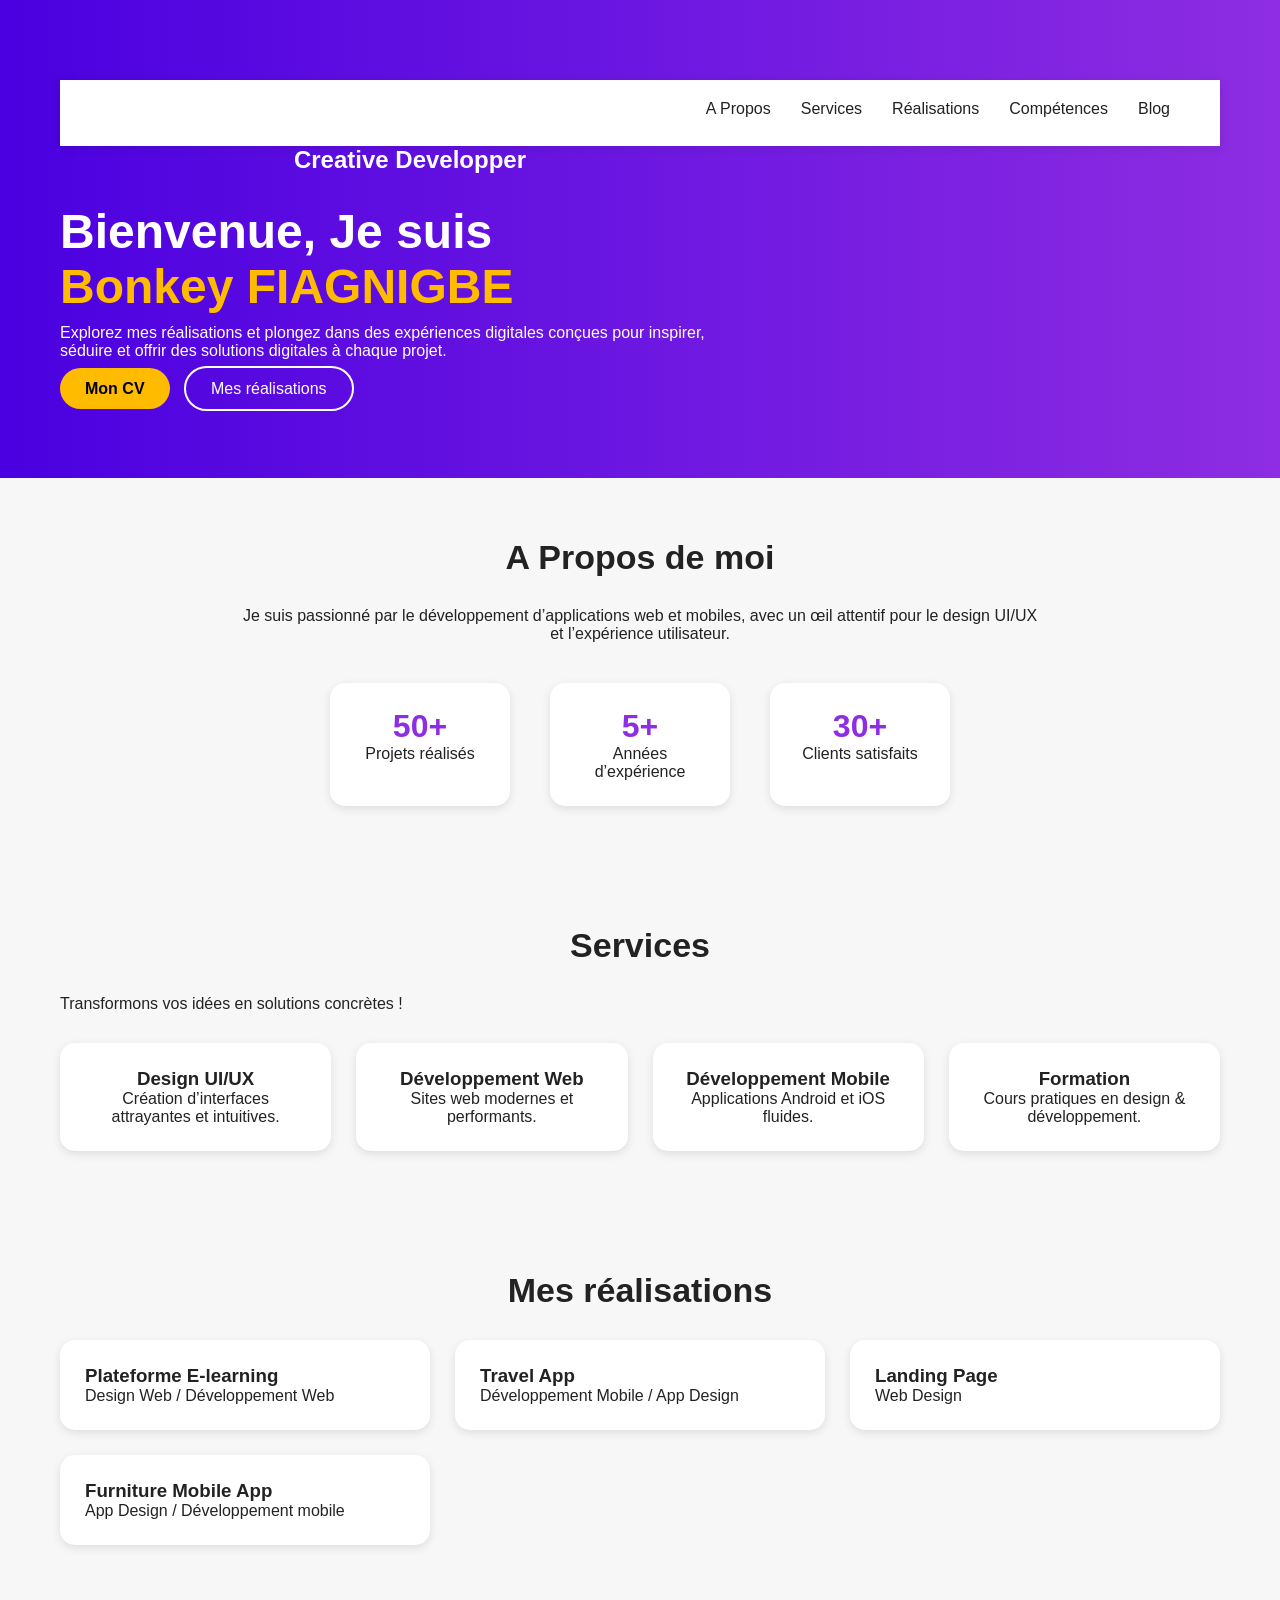
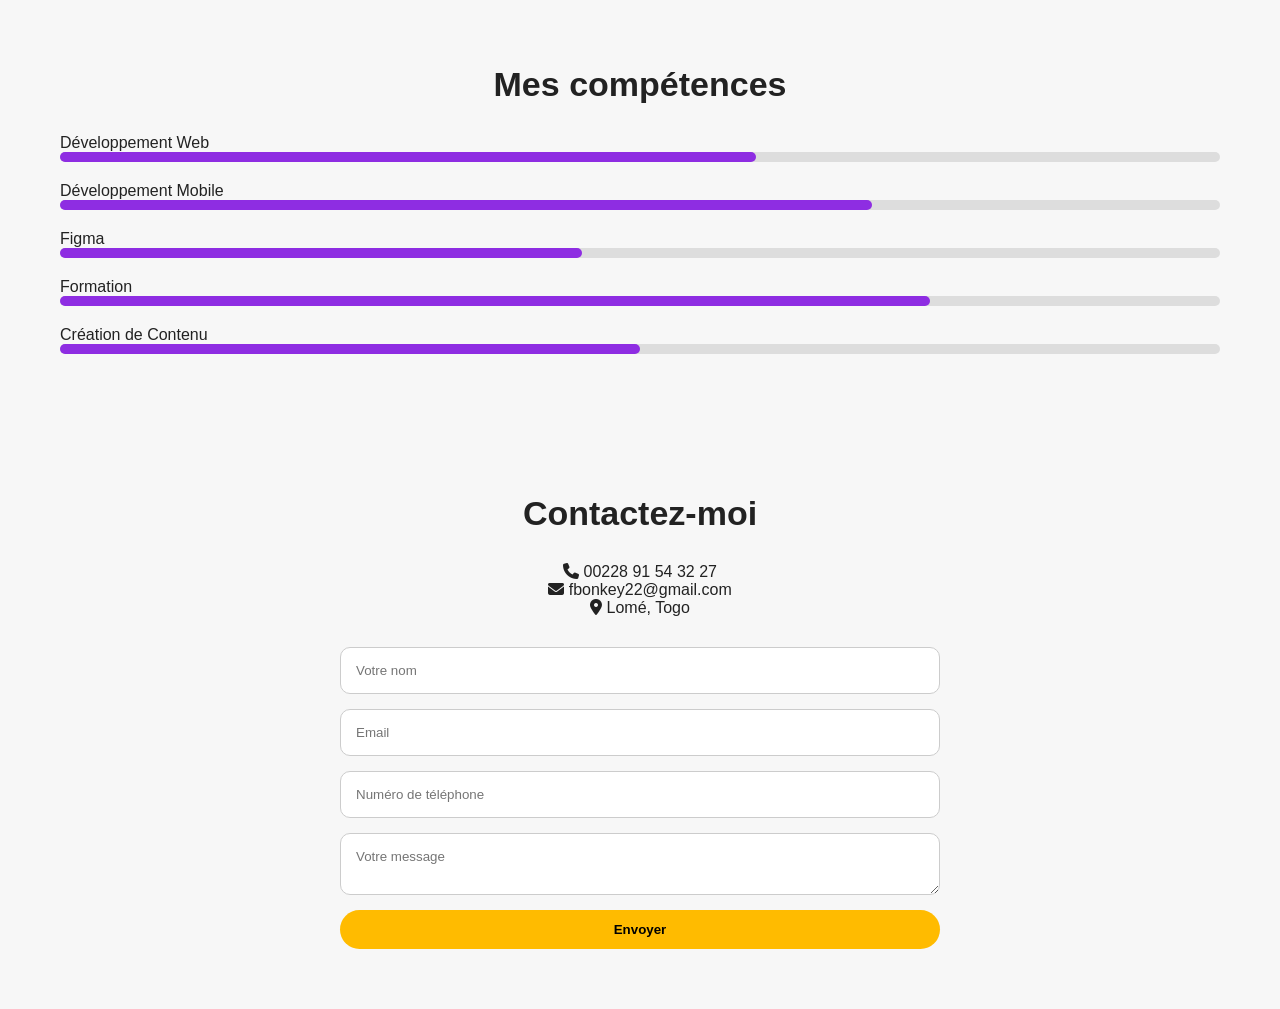
<file: index.html>
<!DOCTYPE html>
<html lang="fr">
<head>
    <meta charset="UTF-8">
    <meta name="viewport" content="width=device-width, initial-scale=1.0">
    <title>CV Portfolio</title>
    <link rel="stylesheet" href="css/style.css">
    <!-- Icônes -->
    <link rel="stylesheet" href="https://cdnjs.cloudflare.com/ajax/libs/font-awesome/6.5.0/css/all.min.css">
</head>

<body>

    <!-- HEADER -->
    <header>
        <div class="navbar">
            <div class="logo">BK Creative</div>
            <ul class="menu">
                <li><a href="#">A Propos</a></li>
                <li><a href="#">Services</a></li>
                <li><a href="#">Réalisations</a></li>
                <li><a href="#">Compétences</a></li>
                <li><a href="#">Blog</a></li>
            </ul>
        </div>

        <div class="hero">
            <h2>Creative Developper</h2>
            <h1>Bienvenue, Je suis<br><span>Bonkey FIAGNIGBE</span></h1>
            <p>
                Explorez mes réalisations et plongez dans des expériences digitales conçues pour inspirer,
                séduire et offrir des solutions digitales à chaque projet.
            </p>

            <div class="hero-buttons">
                <a href="#" class="btn">Mon CV</a>
                <a href="#" class="btn2">Mes réalisations</a>
            </div>
        </div>
    </header>

    <!-- A PROPOS -->
    <section class="about">
        <h2>A Propos de moi</h2>
        <p>
            Je suis passionné par le développement d’applications web et mobiles, avec un œil attentif
            pour le design UI/UX et l’expérience utilisateur.
        </p>

        <div class="stats">
            <div class="card"><span>50+</span><p>Projets réalisés</p></div>
            <div class="card"><span>5+</span><p>Années d’expérience</p></div>
            <div class="card"><span>30+</span><p>Clients satisfaits</p></div>
        </div>
    </section>

    <!-- SERVICES -->
    <section class="services">
        <h2>Services</h2>
        <p>Transformons vos idées en solutions concrètes !</p>

        <div class="service-grid">
            <div class="service-card">
                <h3>Design UI/UX</h3>
                <p>Création d’interfaces attrayantes et intuitives.</p>
            </div>

            <div class="service-card">
                <h3>Développement Web</h3>
                <p>Sites web modernes et performants.</p>
            </div>

            <div class="service-card">
                <h3>Développement Mobile</h3>
                <p>Applications Android et iOS fluides.</p>
            </div>

            <div class="service-card">
                <h3>Formation</h3>
                <p>Cours pratiques en design & développement.</p>
            </div>
        </div>
    </section>

    <!-- RÉALISATIONS -->
    <section class="projects">
        <h2>Mes réalisations</h2>

        <div class="project-grid">
            <div class="project-card">
                <h3>Plateforme E-learning</h3>
                <p>Design Web / Développement Web</p>
            </div>

            <div class="project-card">
                <h3>Travel App</h3>
                <p>Développement Mobile / App Design</p>
            </div>

            <div class="project-card">
                <h3>Landing Page</h3>
                <p>Web Design</p>
            </div>

            <div class="project-card">
                <h3>Furniture Mobile App</h3>
                <p>App Design / Développement mobile</p>
            </div>
        </div>
    </section>

    <!-- COMPÉTENCES -->
    <section class="skills">
        <h2>Mes compétences</h2>

        <div class="skill">
            <p>Développement Web</p>
            <div class="bar"><span style="width:60%"></span></div>
        </div>

        <div class="skill">
            <p>Développement Mobile</p>
            <div class="bar"><span style="width:70%"></span></div>
        </div>

        <div class="skill">
            <p>Figma</p>
            <div class="bar"><span style="width:45%"></span></div>
        </div>

        <div class="skill">
            <p>Formation</p>
            <div class="bar"><span style="width:75%"></span></div>
        </div>

        <div class="skill">
            <p>Création de Contenu</p>
            <div class="bar"><span style="width:50%"></span></div>
        </div>
    </section>

    <!-- CONTACT -->
    <section class="contact">
        <h2>Contactez-moi</h2>

        <div class="contact-details">
            <p><i class="fa fa-phone"></i> 00228 91 54 32 27</p>
            <p><i class="fa fa-envelope"></i> fbonkey22@gmail.com</p>
            <p><i class="fa fa-location-dot"></i> Lomé, Togo</p>
        </div>

        <form class="contact-form">
            <input type="text" placeholder="Votre nom">
            <input type="email" placeholder="Email">
            <input type="text" placeholder="Numéro de téléphone">
            <textarea placeholder="Votre message"></textarea>
            <button class="btn">Envoyer</button>
        </form>
    </section>

</body>
</html>
</file>
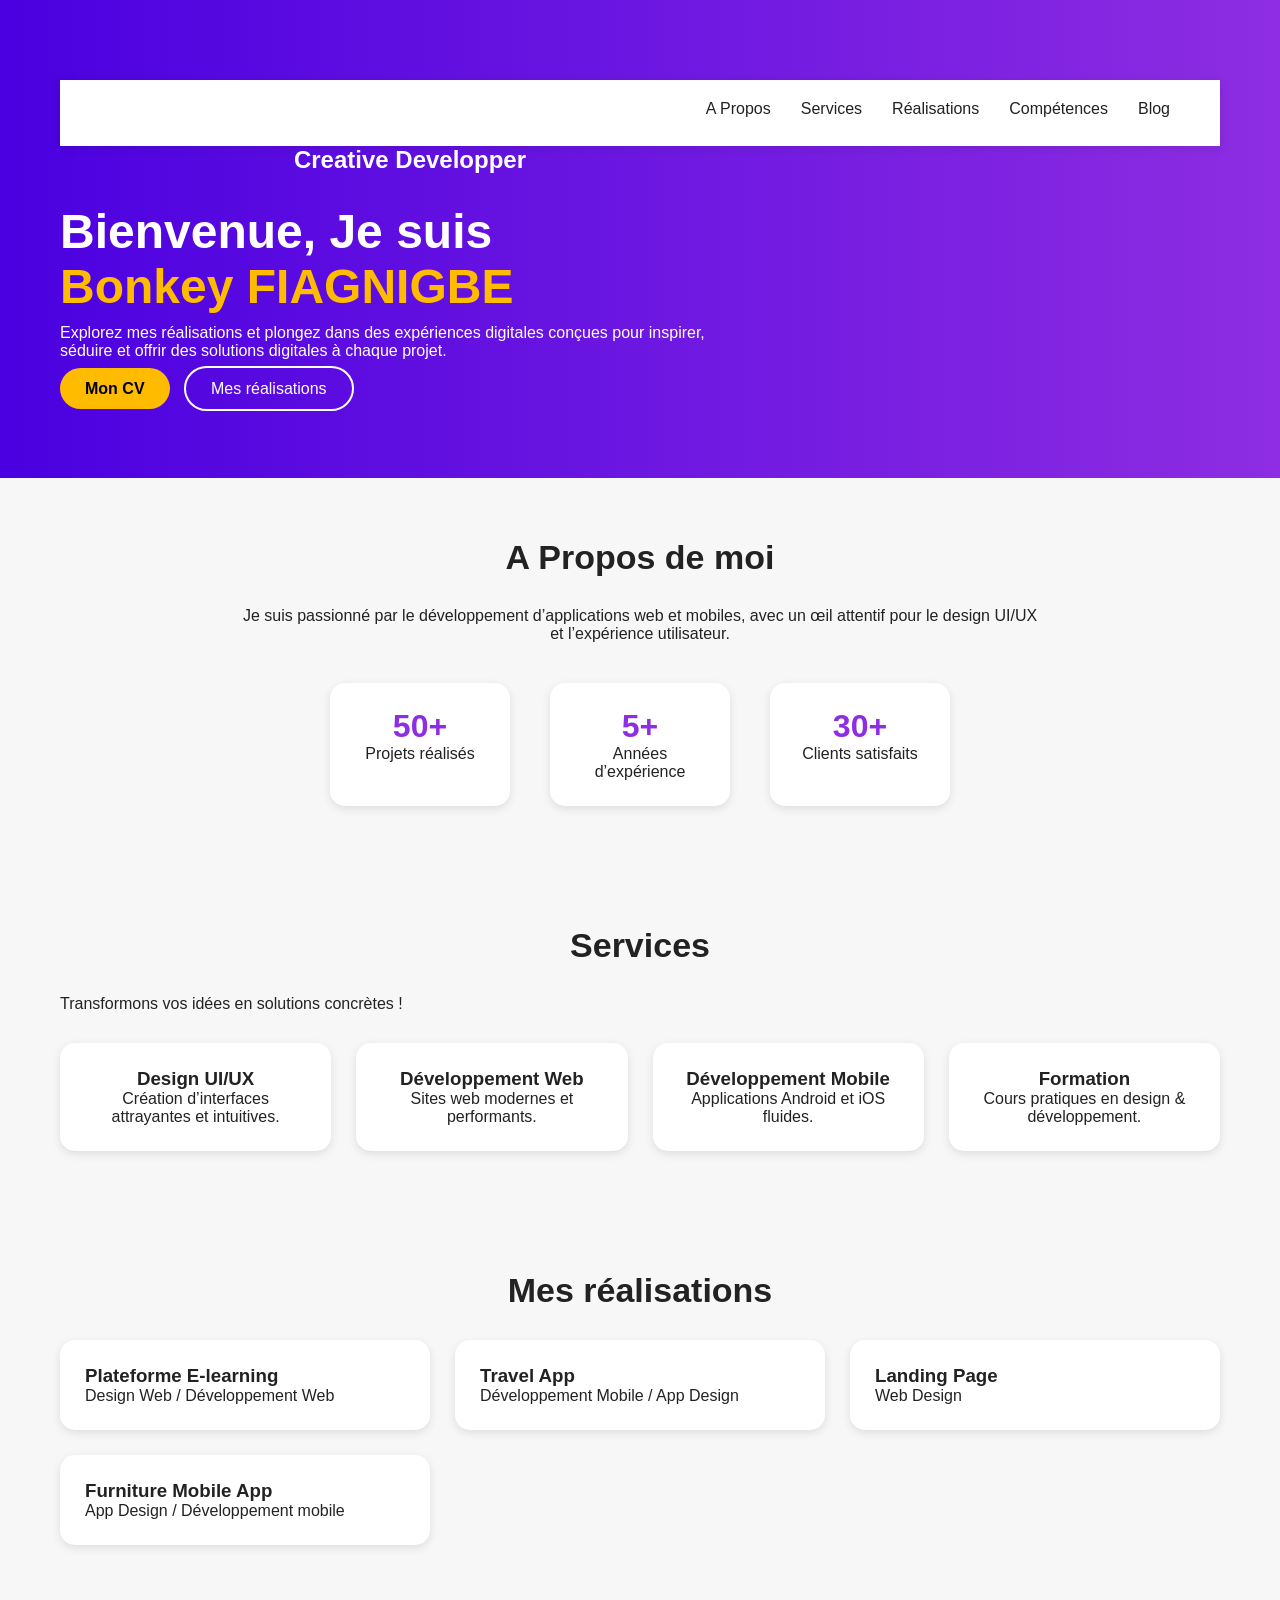
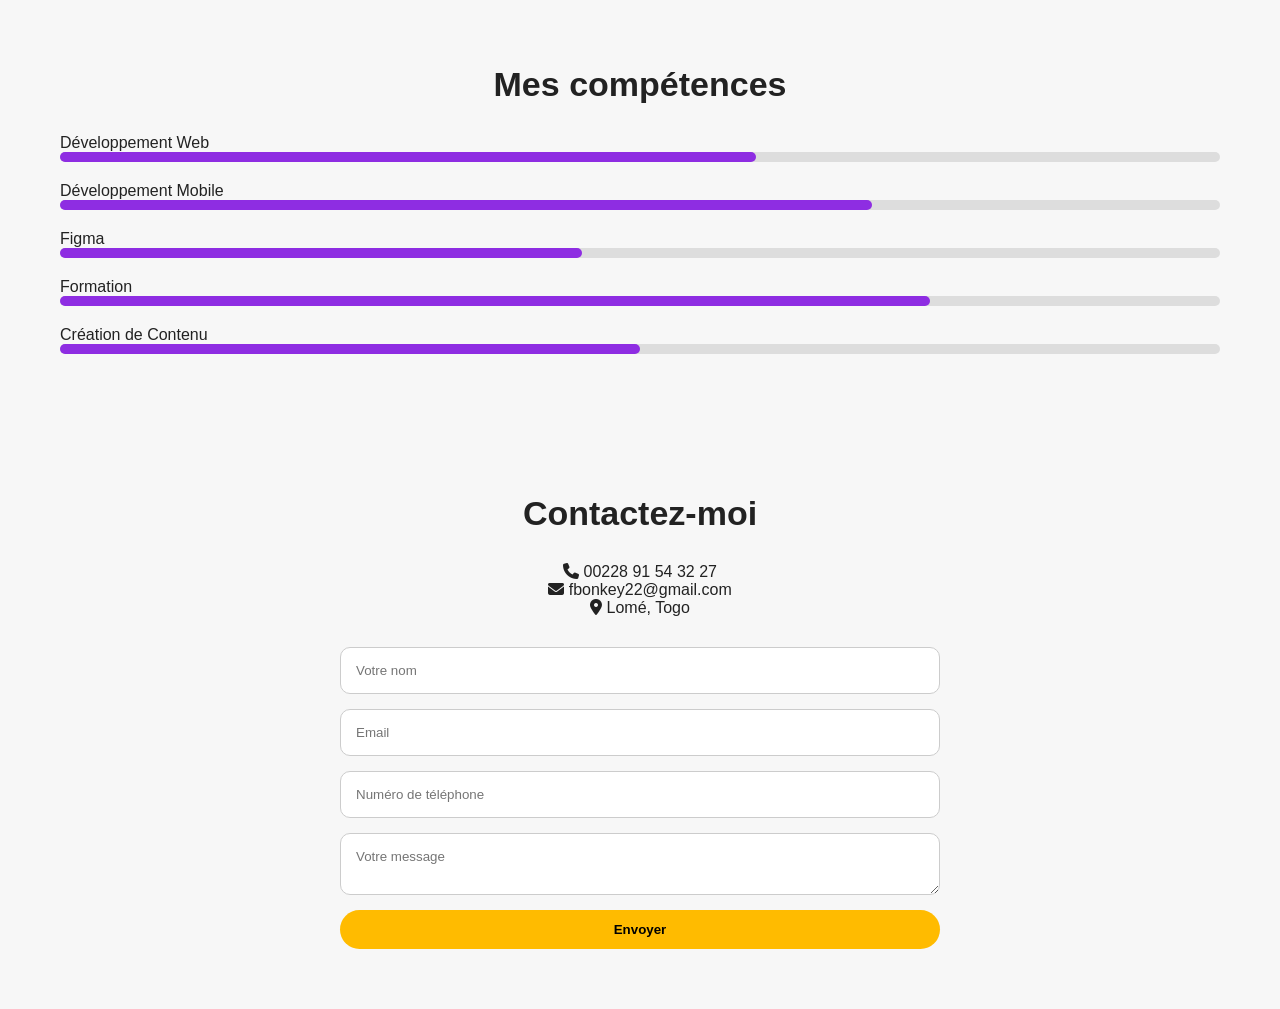
<file: htlm/index.html>
<!DOCTYPE html>
<html lang="fr">
<head>
    <meta charset="UTF-8">
    <meta name="viewport" content="width=device-width, initial-scale=1.0">
    <title>CV Portfolio</title>
    <link rel="stylesheet" href="../css/style.css">
    <!-- Icônes -->
    <link rel="stylesheet" href="https://cdnjs.cloudflare.com/ajax/libs/font-awesome/6.5.0/css/all.min.css">
</head>

<body>

    <!-- HEADER -->
    <header>
        <div class="navbar">
            <div class="logo">BK Creative</div>
            <ul class="menu">
                <li><a href="#">A Propos</a></li>
                <li><a href="#">Services</a></li>
                <li><a href="#">Réalisations</a></li>
                <li><a href="#">Compétences</a></li>
                <li><a href="#">Blog</a></li>
            </ul>
        </div>

        <div class="hero">
            <h2>Creative Developper</h2>
            <h1>Bienvenue, Je suis<br><span>Bonkey FIAGNIGBE</span></h1>
            <p>
                Explorez mes réalisations et plongez dans des expériences digitales conçues pour inspirer,
                séduire et offrir des solutions digitales à chaque projet.
            </p>

            <div class="hero-buttons">
                <a href="#" class="btn">Mon CV</a>
                <a href="#" class="btn2">Mes réalisations</a>
            </div>
        </div>
    </header>

    <!-- A PROPOS -->
    <section class="about">
        <h2>A Propos de moi</h2>
        <p>
            Je suis passionné par le développement d’applications web et mobiles, avec un œil attentif
            pour le design UI/UX et l’expérience utilisateur.
        </p>

        <div class="stats">
            <div class="card"><span>50+</span><p>Projets réalisés</p></div>
            <div class="card"><span>5+</span><p>Années d’expérience</p></div>
            <div class="card"><span>30+</span><p>Clients satisfaits</p></div>
        </div>
    </section>

    <!-- SERVICES -->
    <section class="services">
        <h2>Services</h2>
        <p>Transformons vos idées en solutions concrètes !</p>

        <div class="service-grid">
            <div class="service-card">
                <h3>Design UI/UX</h3>
                <p>Création d’interfaces attrayantes et intuitives.</p>
            </div>

            <div class="service-card">
                <h3>Développement Web</h3>
                <p>Sites web modernes et performants.</p>
            </div>

            <div class="service-card">
                <h3>Développement Mobile</h3>
                <p>Applications Android et iOS fluides.</p>
            </div>

            <div class="service-card">
                <h3>Formation</h3>
                <p>Cours pratiques en design & développement.</p>
            </div>
        </div>
    </section>

    <!-- RÉALISATIONS -->
    <section class="projects">
        <h2>Mes réalisations</h2>

        <div class="project-grid">
            <div class="project-card">
                <h3>Plateforme E-learning</h3>
                <p>Design Web / Développement Web</p>
            </div>

            <div class="project-card">
                <h3>Travel App</h3>
                <p>Développement Mobile / App Design</p>
            </div>

            <div class="project-card">
                <h3>Landing Page</h3>
                <p>Web Design</p>
            </div>

            <div class="project-card">
                <h3>Furniture Mobile App</h3>
                <p>App Design / Développement mobile</p>
            </div>
        </div>
    </section>

    <!-- COMPÉTENCES -->
    <section class="skills">
        <h2>Mes compétences</h2>

        <div class="skill">
            <p>Développement Web</p>
            <div class="bar"><span style="width:60%"></span></div>
        </div>

        <div class="skill">
            <p>Développement Mobile</p>
            <div class="bar"><span style="width:70%"></span></div>
        </div>

        <div class="skill">
            <p>Figma</p>
            <div class="bar"><span style="width:45%"></span></div>
        </div>

        <div class="skill">
            <p>Formation</p>
            <div class="bar"><span style="width:75%"></span></div>
        </div>

        <div class="skill">
            <p>Création de Contenu</p>
            <div class="bar"><span style="width:50%"></span></div>
        </div>
    </section>

    <!-- CONTACT -->
    <section class="contact">
        <h2>Contactez-moi</h2>

        <div class="contact-details">
            <p><i class="fa fa-phone"></i> 00228 91 54 32 27</p>
            <p><i class="fa fa-envelope"></i> fbonkey22@gmail.com</p>
            <p><i class="fa fa-location-dot"></i> Lomé, Togo</p>
        </div>

        <form class="contact-form">
            <input type="text" placeholder="Votre nom">
            <input type="email" placeholder="Email">
            <input type="text" placeholder="Numéro de téléphone">
            <textarea placeholder="Votre message"></textarea>
            <button class="btn">Envoyer</button>
        </form>
    </section>

</body>
</html>
</file>
<file: css/style.css>
* {
    margin: 0;
    padding: 0;
    box-sizing: border-box;
    font-family: "Poppins", sans-serif;
}

body {
    background: #f7f7f7;
    color: #222;
}

/* NAVBAR */
.navbar {
    display: flex;
    justify-content: space-between;
    padding: 20px 50px;
    background: white;
    box-shadow: 0 2px 10px rgba(0,0,0,0.1);
}

.navbar .logo {
    font-weight: 700;
    font-size: 22px;
}

.menu {
    display: flex;
    list-style: none;
    gap: 30px;
}

.menu a {
    text-decoration: none;
    font-weight: 500;
    color: #222;
}

/* HERO */
header {
    background: linear-gradient(to right, #4a00e0, #8e2de2);
    color: white;
    padding: 80px 60px;
}

.hero {
    max-width: 700px;
}

.hero h2 {
    font-size: 24px;
}

.hero h1 {
    font-size: 48px;
    margin: 10px 0;
}

.hero span {
    color: #ffbb00;
}

.hero-buttons {
    margin-top: 20px;
}

.btn {
    background: #ffbb00;
    padding: 12px 25px;
    border-radius: 30px;
    text-decoration: none;
    color: black;
    font-weight: bold;
}

.btn2 {
    margin-left: 10px;
    padding: 12px 25px;
    border-radius: 30px;
    text-decoration: none;
    border: 2px solid white;
    color: white;
}

/* SECTIONS */
section {
    padding: 60px;
}

h2 {
    text-align: center;
    font-size: 34px;
    margin-bottom: 30px;
}

/* A PROPOS */
.about p {
    text-align: center;
    max-width: 800px;
    margin: auto;
}

.stats {
    display: flex;
    justify-content: center;
    gap: 40px;
    margin-top: 40px;
}

.card {
    background: white;
    padding: 25px;
    width: 180px;
    text-align: center;
    border-radius: 15px;
    box-shadow: 0 3px 10px rgba(0,0,0,0.1);
}

.card span {
    font-size: 32px;
    color: #8e2de2;
    font-weight: bold;
}

/* SERVICES */
.service-grid {
    display: grid;
    grid-template-columns: repeat(4, 1fr);
    gap: 25px;
    margin-top: 30px;
}

.service-card {
    background: white;
    padding: 25px;
    border-radius: 15px;
    box-shadow: 0 3px 10px rgba(0,0,0,0.1);
    text-align: center;
}

/* RÉALISATIONS */
.project-grid {
    display: grid;
    grid-template-columns: repeat(3,1fr);
    gap: 25px;
}

.project-card {
    background: white;
    padding: 25px;
    border-radius: 15px;
    box-shadow: 0 3px 10px rgba(0,0,0,0.1);
}

/* COMPÉTENCES */
.skill {
    margin-bottom: 20px;
}

.bar {
    width: 100%;
    background: #ddd;
    height: 10px;
    border-radius: 10px;
}

.bar span {
    height: 10px;
    background: #8e2de2;
    display: block;
    border-radius: 10px;
}

/* CONTACT */
.contact-details {
    text-align: center;
    margin-bottom: 30px;
}

.contact-form {
    max-width: 600px;
    margin: auto;
    display: flex;
    flex-direction: column;
    gap: 15px;
}

input, textarea {
    padding: 15px;
    border-radius: 10px;
    border: 1px solid #ccc;
}

button {
    border: none;
    cursor: pointer;
}
</file>
